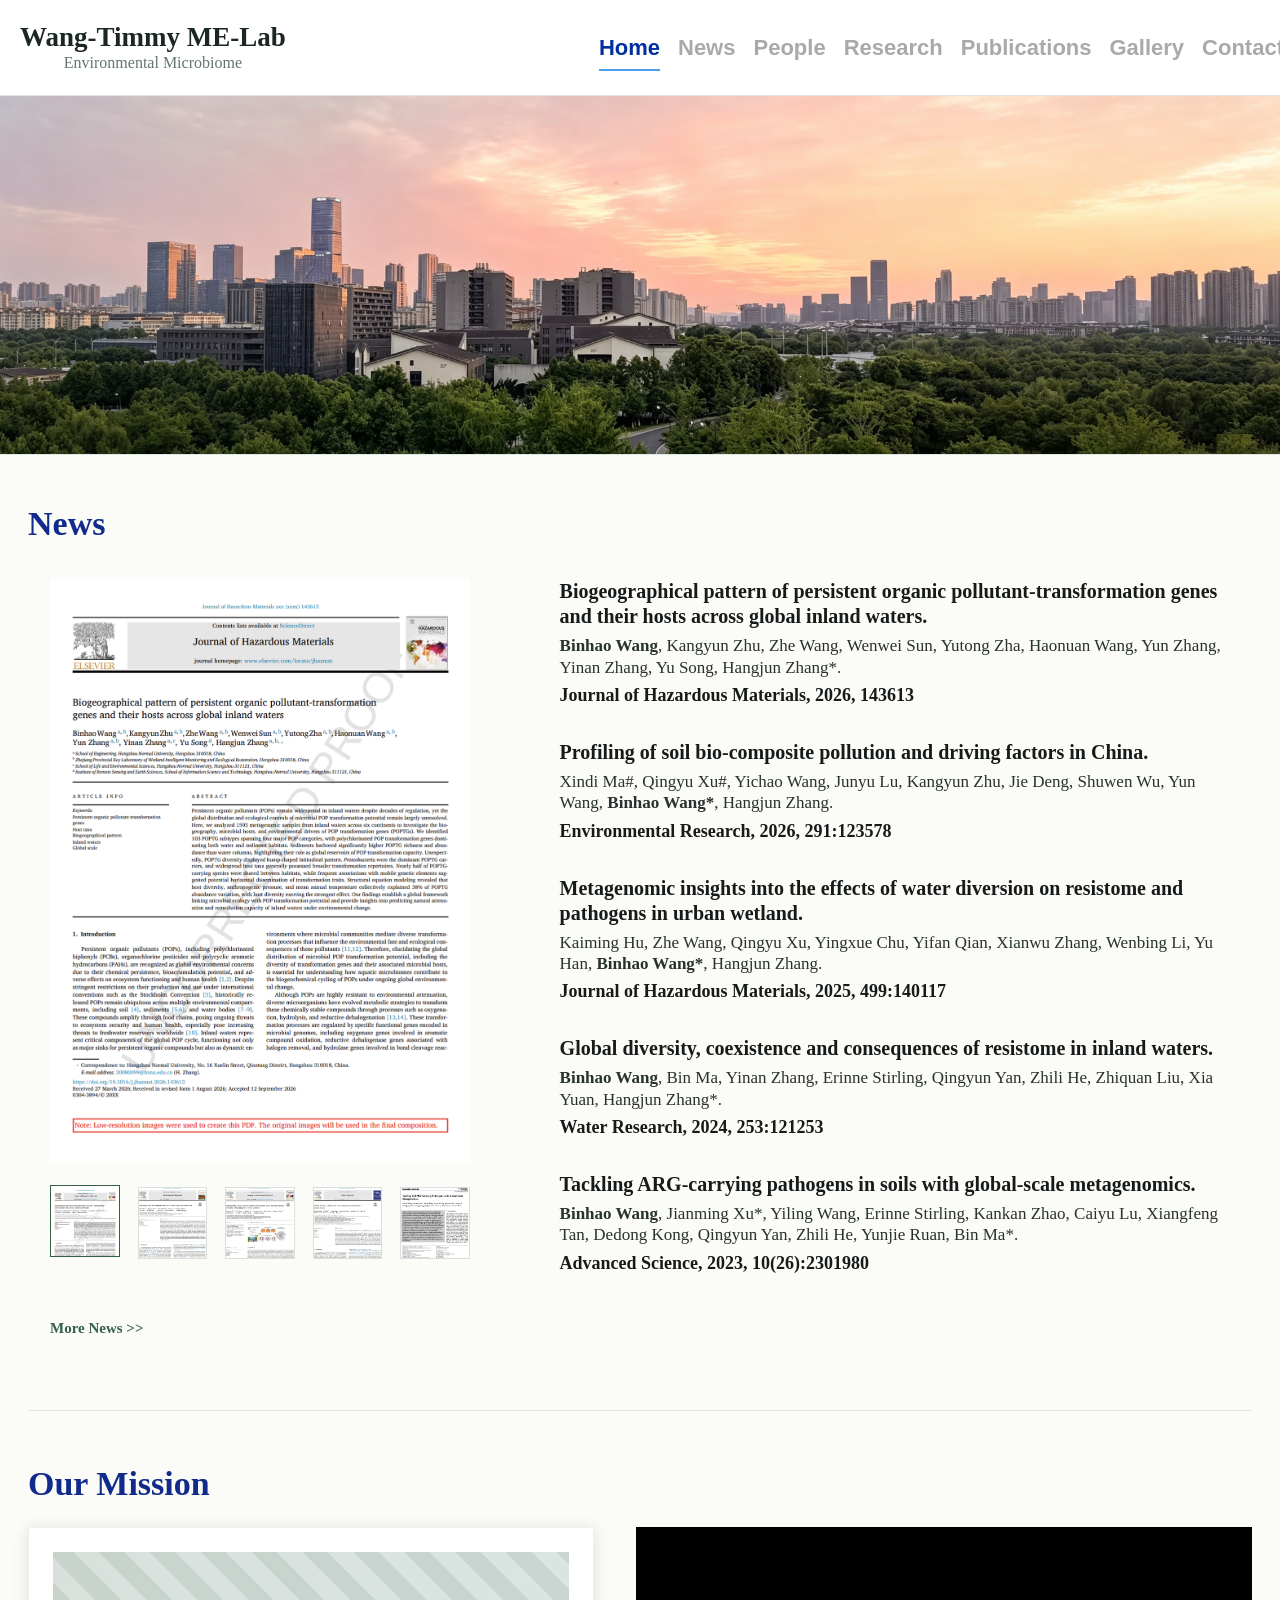
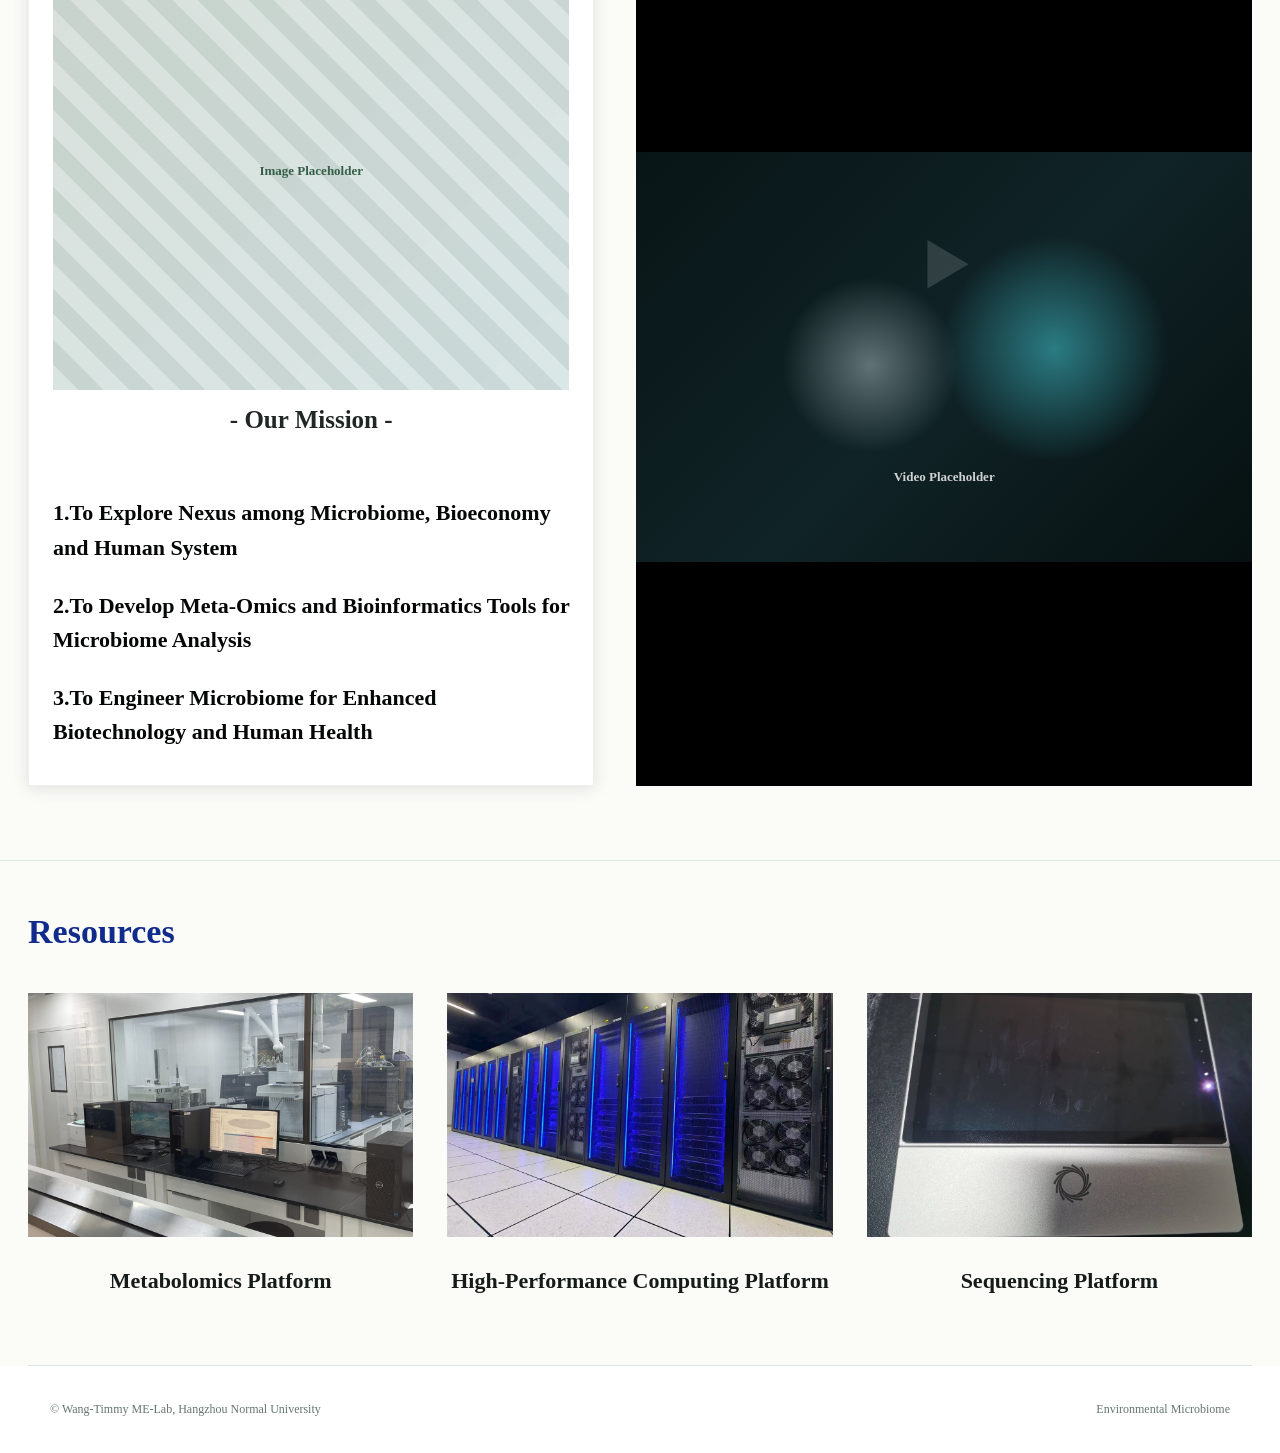
<file: index.html>
﻿<!doctype html>
<html lang="en">
  <head>
    <meta charset="UTF-8" />
    <meta name="viewport" content="width=device-width, initial-scale=1.0" />
    <meta
      name="description"
      content="Wang-Timmy ME-Lab, Environmental Microbiome Laboratory at Hangzhou Normal University."
    />
    <title>Wang-Timmy ME-Lab</title>
    <link rel="stylesheet" href="styles.css" />
  </head>
  <body class="home-page">
    <header class="site-header" data-header>
      <a class="brand" href="index.html" aria-label="Wang-Timmy ME-Lab home">
        <span>
          <strong>Wang-Timmy ME-Lab</strong>
          <small>Environmental Microbiome</small>
        </span>
      </a>

      <button class="nav-toggle" type="button" aria-label="Open navigation" aria-expanded="false" data-nav-toggle>
        <span></span><span></span><span></span>
      </button>

      <nav class="main-nav" aria-label="Primary navigation" data-nav>
        <a class="is-active" href="index.html">Home</a>
        <a href="news.html">News</a>
        <a href="people.html">People</a>
        <a href="research.html">Research</a>
        <a href="publications.html">Publications</a>
        <a href="gallery.html">Gallery</a>
        <a href="contact.html">Contact</a>
      </nav>
    </header>

    <main>
      <section class="home-hero" aria-label="City and campus panorama">
        <img src="assets/home-city-panorama.png" alt="A panoramic city skyline at sunset with campus buildings and green landscape" />
      </section>

      <section class="home-section news-section" id="news">
        <h1 class="news-heading">News</h1>
        <div class="news-feature-layout">
          <section class="paper-carousel" aria-label="Featured paper covers">
            <div class="paper-stage" data-carousel-stage>
              <article class="paper-slide is-active" data-carousel-slide>
                <img
                  src="assets/paper-jhm-2026-cropped.png"
                  alt="First page of the Journal of Hazardous Materials article on biogeographical patterns of persistent organic pollutant-transformation genes across global inland waters"
                />
              </article>

              <article class="paper-slide" data-carousel-slide>
                <img
                  src="assets/paper-environmental-research-2026-cropped.png"
                  alt="First page of the Environmental Research article on soil bio-composite pollution in China"
                />
              </article>
              <article class="paper-slide" data-carousel-slide>
                <img
                  src="assets/paper-jhm-2025-cropped.png"
                  alt="First page of the Journal of Hazardous Materials article on water replenishment, resistome, and pathogens in urban wetland"
                />
              </article>
              <article class="paper-slide" data-carousel-slide>
                <img
                  src="assets/paper-water-research-2024-cropped.png"
                  alt="First page of the Water Research article on resistome in inland waters"
                />
              </article>
              <article class="paper-slide" data-carousel-slide>
                <img
                  src="assets/paper-advanced-science-2023-cropped.png"
                  alt="First page of the Advanced Science article on soil ARG-carrying pathogens"
                />
              </article>
            </div>
            <div class="paper-thumbs" aria-label="Paper cover thumbnails">
              <button class="is-active" type="button" data-carousel-dot aria-label="Show paper cover 1">
                <img src="assets/paper-jhm-2026-cropped.png" alt="" />
              </button>

              <button type="button" data-carousel-dot aria-label="Show paper cover 2">
                <img src="assets/paper-environmental-research-2026-cropped.png" alt="" />
              </button>
              <button type="button" data-carousel-dot aria-label="Show paper cover 3">
                <img src="assets/paper-jhm-2025-cropped.png" alt="" />
              </button>
              <button type="button" data-carousel-dot aria-label="Show paper cover 4">
                <img src="assets/paper-water-research-2024-cropped.png" alt="" />
              </button>
              <button type="button" data-carousel-dot aria-label="Show paper cover 5">
                <img src="assets/paper-advanced-science-2023-cropped.png" alt="" />
              </button>
            </div>
          </section>

          <section class="news-list" aria-label="Featured publications">
            <article class="news-row">
              <a href="publications.html">
                <h3>Biogeographical pattern of persistent organic pollutant-transformation genes and their hosts across global inland waters.</h3>
                <p>
                  <strong>Binhao Wang</strong>, Kangyun Zhu, Zhe Wang, Wenwei Sun, Yutong Zha, Haonuan Wang, Yun Zhang, Yinan Zhang, Yu Song,
                  Hangjun Zhang*.
                </p>
              </a>
              <time datetime="2026">Journal of Hazardous Materials, 2026, 143613</time>
            </article>

            <article class="news-row">
              <a href="publications.html">
                <h3>Profiling of soil bio-composite pollution and driving factors in China.</h3>
                <p>
                  Xindi Ma#, Qingyu Xu#, Yichao Wang, Junyu Lu, Kangyun Zhu, Jie Deng, Shuwen Wu, Yun Wang,
                  <strong>Binhao Wang*</strong>, Hangjun Zhang.
                </p>
              </a>
              <time datetime="2026">Environmental Research, 2026, 291:123578</time>
            </article>
            <article class="news-row">
              <a href="publications.html">
                <h3>Metagenomic insights into the effects of water diversion on resistome and pathogens in urban wetland.</h3>
                <p>
                  Kaiming Hu, Zhe Wang, Qingyu Xu, Yingxue Chu, Yifan Qian, Xianwu Zhang, Wenbing Li, Yu Han,
                  <strong>Binhao Wang*</strong>, Hangjun Zhang.
                </p>
              </a>
              <time datetime="2025">Journal of Hazardous Materials, 2025, 499:140117</time>
            </article>
            <article class="news-row">
              <a href="publications.html">
                <h3>Global diversity, coexistence and consequences of resistome in inland waters.</h3>
                <p>
                  <strong>Binhao Wang</strong>, Bin Ma, Yinan Zhang, Erinne Stirling, Qingyun Yan, Zhili He,
                  Zhiquan Liu, Xia Yuan, Hangjun Zhang*.
                </p>
              </a>
              <time datetime="2024">Water Research, 2024, 253:121253</time>
            </article>
            <article class="news-row">
              <a href="publications.html">
                <h3>Tackling ARG-carrying pathogens in soils with global-scale metagenomics.</h3>
                <p>
                  <strong>Binhao Wang</strong>, Jianming Xu*, Yiling Wang, Erinne Stirling, Kankan Zhao, Caiyu Lu,
                  Xiangfeng Tan, Dedong Kong, Qingyun Yan, Zhili He, Yunjie Ruan, Bin Ma*.
                </p>
              </a>
              <time datetime="2023">Advanced Science, 2023, 10(26):2301980</time>
            </article>
          </section>
        </div>
        <a class="more-link" href="news.html">More News &gt;&gt;</a>
      </section>

      <section class="home-section mission-section" id="mission">
        <h2 class="mission-heading">Our Mission</h2>
        <div class="mission-layout">
          <article class="mission-card">
            <div class="mission-image-placeholder" aria-label="Lab group photo placeholder">
              <span>Image Placeholder</span>
            </div>
            <h3>- Our Mission -</h3>
            <ol class="mission-list">
              <li>To Explore Nexus among Microbiome, Bioeconomy and Human System</li>
              <li>To Develop Meta-Omics and Bioinformatics Tools for Microbiome Analysis</li>
              <li>To Engineer Microbiome for Enhanced Biotechnology and Human Health</li>
            </ol>
          </article>
          <aside class="mission-video-placeholder" aria-label="Mission video placeholder">
            <div>
              <span>Video Placeholder</span>
            </div>
          </aside>
        </div>
      </section>

      <section class="home-section resources-section" id="resources">
        <h2 class="resources-heading">Resources</h2>
        <div class="resource-grid">
          <article class="resource-card">
            <img src="assets/resource-metabolomics-platform.png" alt="Metabolomics Platform" />
            <h3>Metabolomics Platform</h3>
          </article>
          <article class="resource-card">
            <img src="assets/resource-hpc-platform.png" alt="High-Performance Computing Platform" />
            <h3>High-Performance Computing Platform</h3>
          </article>
          <article class="resource-card">
            <img src="assets/resource-sequencing-platform.png" alt="Sequencing Platform" />
            <h3>Sequencing Platform</h3>
          </article>
        </div>
      </section>
    </main>

    <footer class="site-footer">
      <p>&copy; Wang-Timmy ME-Lab, Hangzhou Normal University</p>
      <p>Environmental Microbiome</p>
    </footer>

    <script src="script.js"></script>
  </body>
</html>
</file>
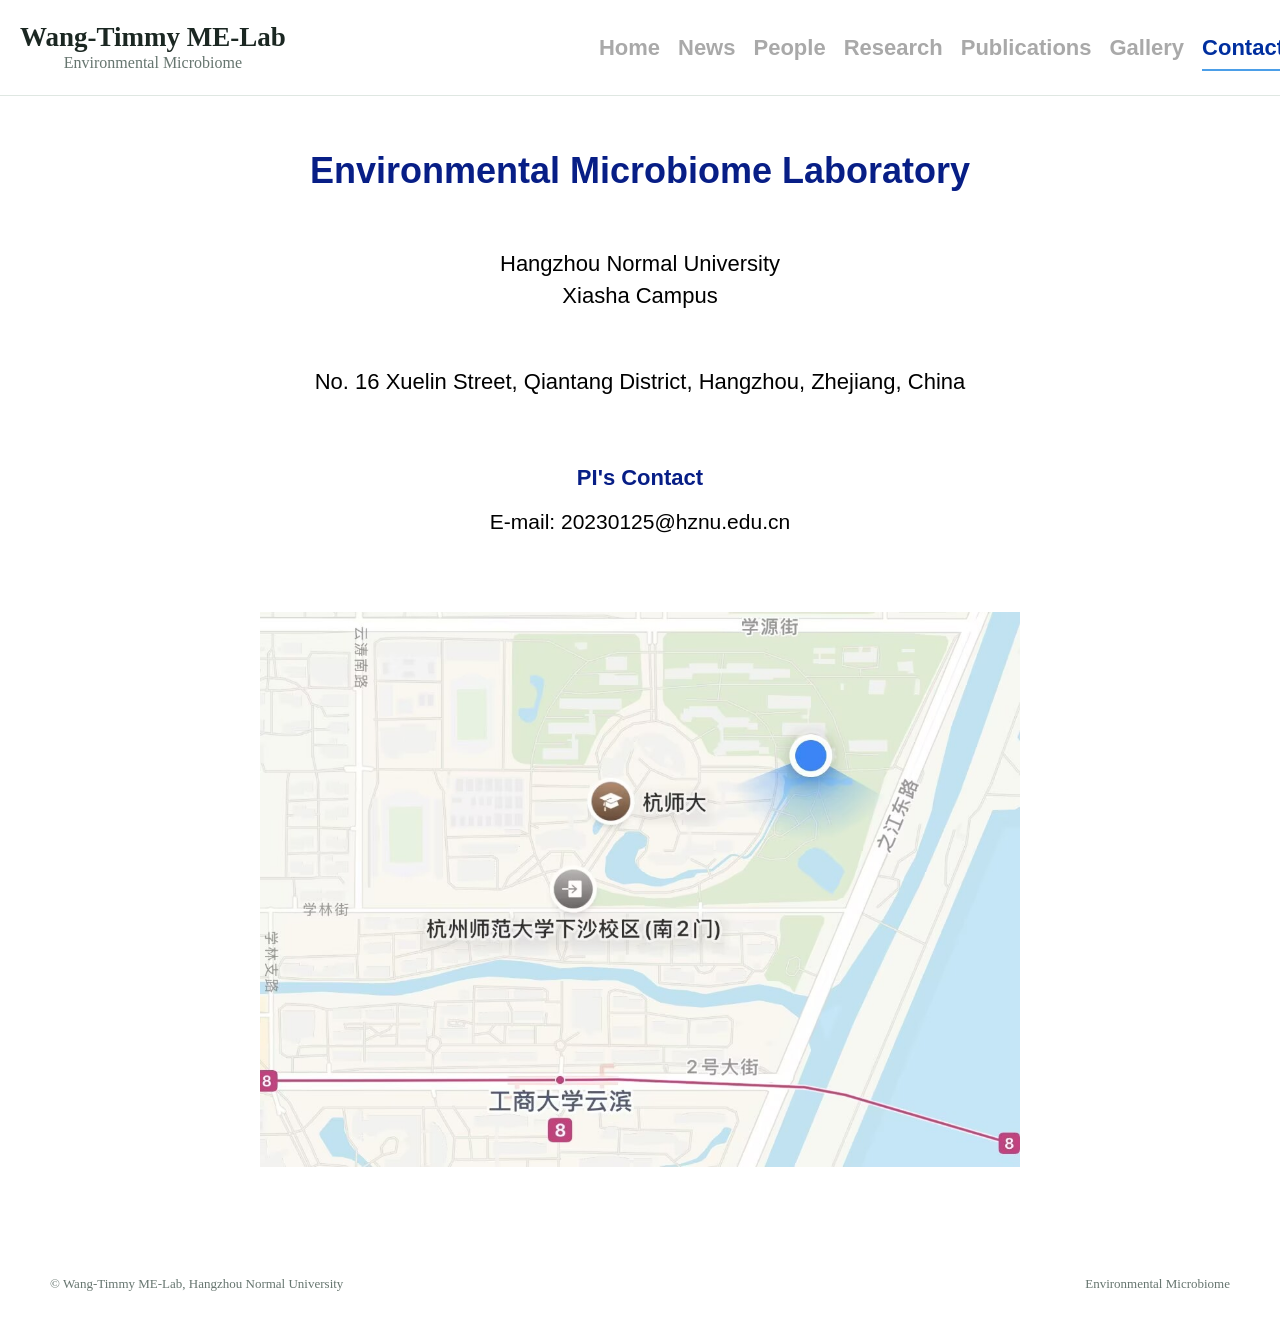
<file: contact.html>
<!doctype html>
<html lang="en">
  <head>
    <meta charset="UTF-8" />
    <meta name="viewport" content="width=device-width, initial-scale=1.0" />
    <meta
      name="description"
      content="Contact Wang-Timmy ME-Lab at Hangzhou Normal University, Xiasha Campus."
    />
    <title>Contact | Wang-Timmy ME-Lab</title>
    <link rel="stylesheet" href="styles.css" />
  </head>
  <body>
    <header class="site-header" data-header>
      <a class="brand" href="index.html" aria-label="Wang-Timmy ME-Lab home">
        <span>
          <strong>Wang-Timmy ME-Lab</strong>
          <small>Environmental Microbiome</small>
        </span>
      </a>

      <button class="nav-toggle" type="button" aria-label="Open navigation" aria-expanded="false" data-nav-toggle>
        <span></span><span></span><span></span>
      </button>

      <nav class="main-nav" aria-label="Primary navigation" data-nav>
        <a href="index.html">Home</a>
        <a href="news.html">News</a>
        <a href="people.html">People</a>
        <a href="research.html">Research</a>
        <a href="publications.html">Publications</a>
        <a href="gallery.html">Gallery</a>
        <a href="contact.html">Contact</a>
      </nav>
    </header>

    <main class="contact-page">
      <section class="contact-panel" aria-labelledby="contact-title">
        <h1 id="contact-title">Environmental Microbiome Laboratory</h1>

        <div class="contact-affiliation">
          <p>Hangzhou Normal University</p>
          <p>Xiasha Campus</p>
        </div>

        <div class="contact-address">
          <p>No. 16 Xuelin Street, Qiantang District, Hangzhou, Zhejiang, China</p>
        </div>

        <div class="contact-email">
          <h2>PI's Contact</h2>
          <p>E-mail: <a href="mailto:20230125@hznu.edu.cn">20230125@hznu.edu.cn</a></p>
        </div>

        <figure class="contact-map">
          <img
            src="assets/contact-map.png"
            alt="Map showing Hangzhou Normal University Xiasha Campus near Xuelin Street"
          />
        </figure>
      </section>
    </main>

    <footer class="site-footer">
      <p>&copy; Wang-Timmy ME-Lab, Hangzhou Normal University</p>
      <p>Environmental Microbiome</p>
    </footer>

    <script src="script.js"></script>
  </body>
</html>
</file>
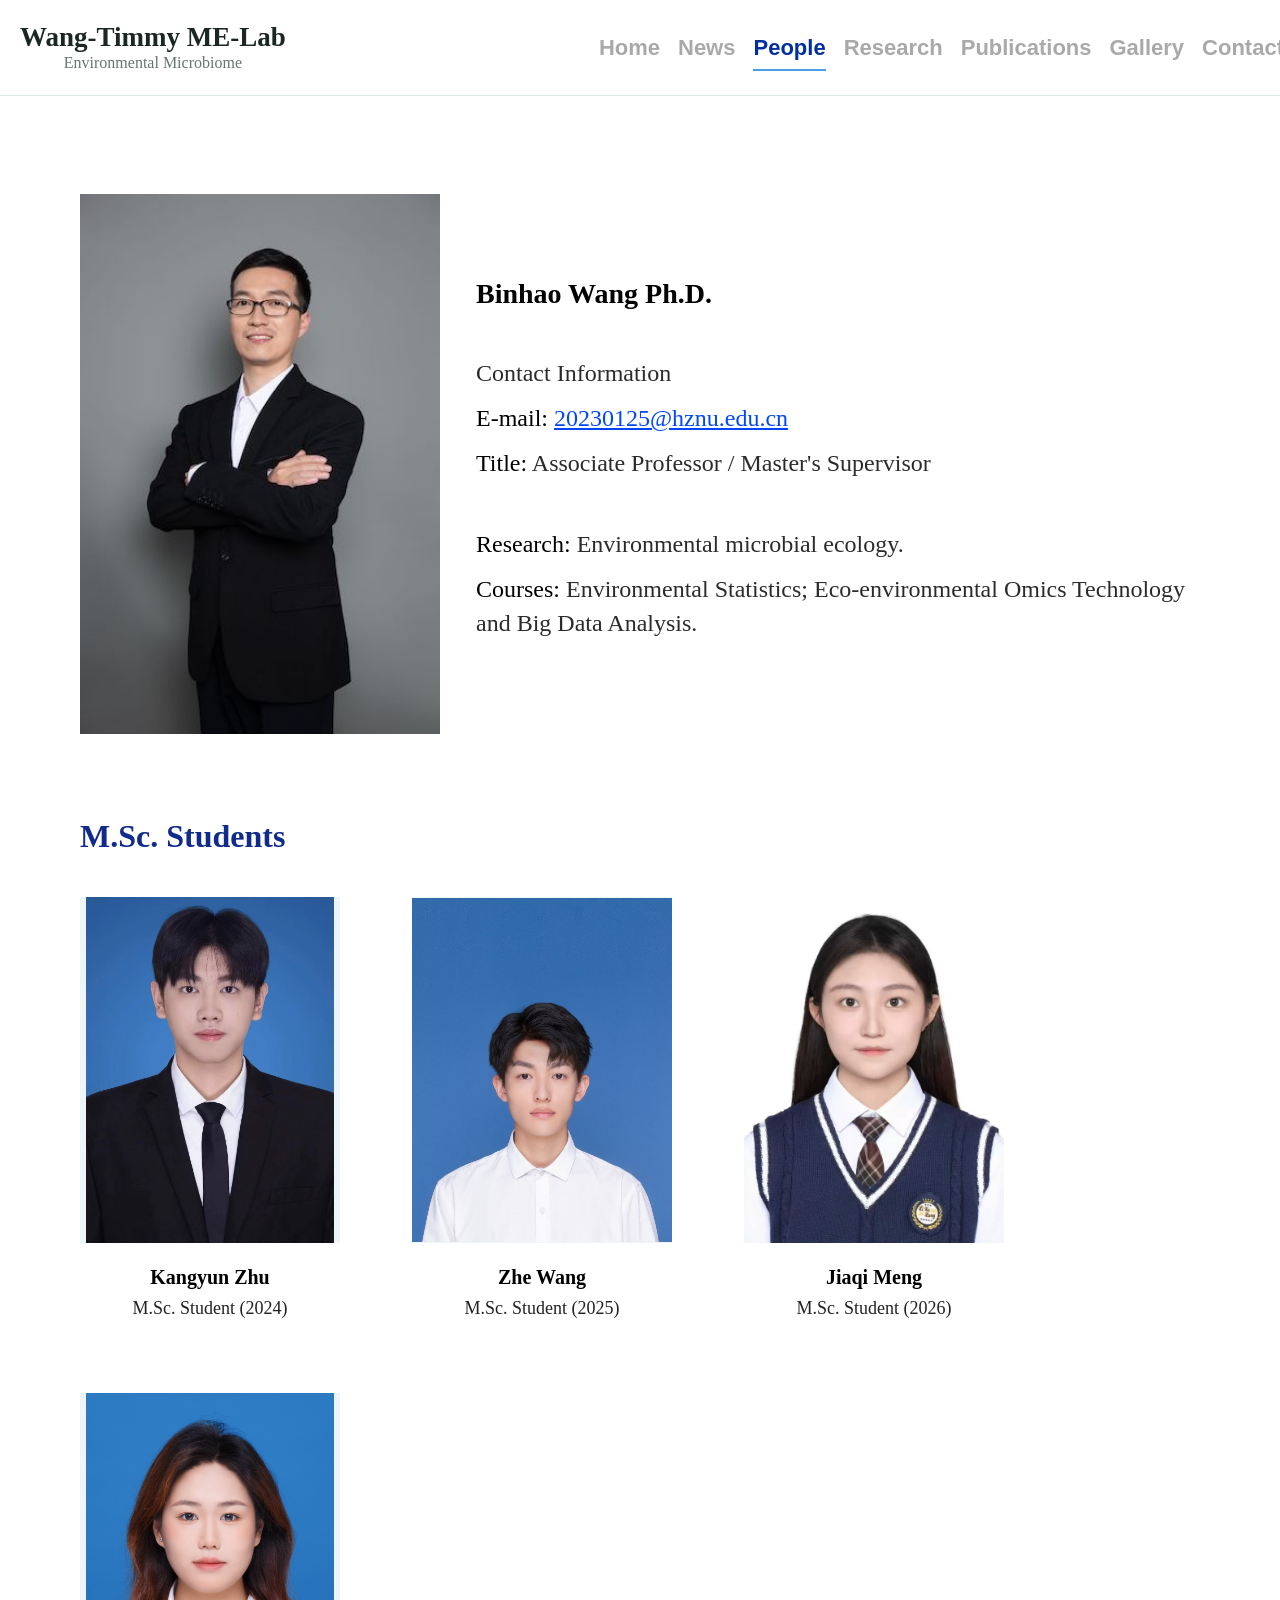
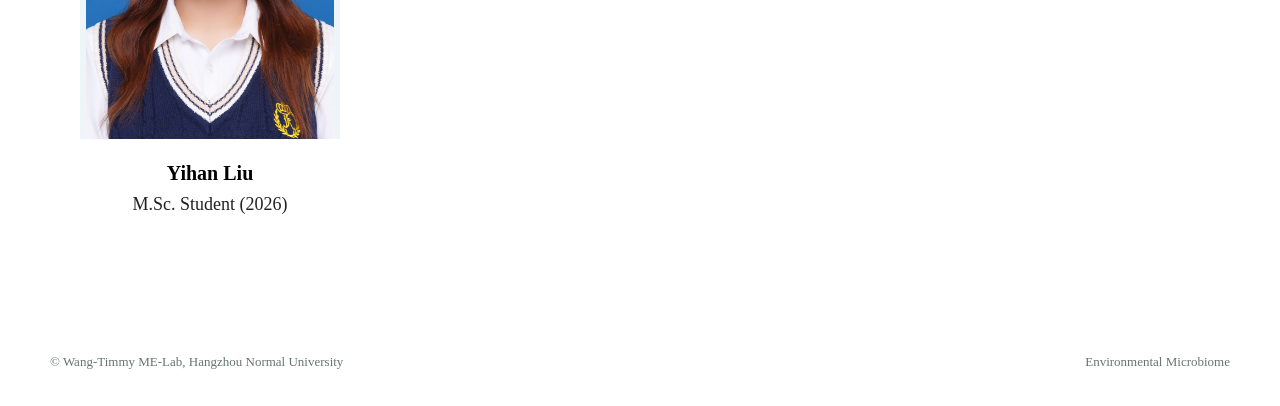
<file: people.html>
﻿<!doctype html>
<html lang="en">
  <head>
    <meta charset="UTF-8" />
    <meta name="viewport" content="width=device-width, initial-scale=1.0" />
    <meta
      name="description"
      content="People at Wang-Timmy ME-Lab, Environmental Microbiome."
    />
    <title>People | Wang-Timmy ME-Lab</title>
    <link rel="stylesheet" href="styles.css" />
  </head>
  <body>
    <header class="site-header" data-header>
      <a class="brand" href="index.html" aria-label="Wang-Timmy ME-Lab home">
        <span>
          <strong>Wang-Timmy ME-Lab</strong>
          <small>Environmental Microbiome</small>
        </span>
      </a>

      <button class="nav-toggle" type="button" aria-label="Open navigation" aria-expanded="false" data-nav-toggle>
        <span></span><span></span><span></span>
      </button>

      <nav class="main-nav" aria-label="Primary navigation" data-nav>
        <a href="index.html">Home</a>
        <a href="news.html">News</a>
        <a href="people.html">People</a>
        <a href="research.html">Research</a>
        <a href="publications.html">Publications</a>
        <a href="gallery.html">Gallery</a>
        <a href="contact.html">Contact</a>
      </nav>
    </header>

    <main class="people-page">
      <section class="pi-profile" aria-label="Principal investigator profile">
        <div class="pi-photo-panel">
          <img src="assets/pi-wang-binhao.png" alt="Portrait of Binhao Wang" />
        </div>

        <div class="pi-copy">
          <h1>Binhao Wang Ph.D.</h1>

          <div class="pi-contact-block">
            <p>Contact Information</p>
            <p><strong>E-mail:</strong> <a href="mailto:20230125@hznu.edu.cn">20230125@hznu.edu.cn</a></p>
            <p><strong>Title:</strong> Associate Professor / Master's Supervisor</p>
          </div>

          <div class="pi-contact-block">
            <p><strong>Research:</strong> Environmental microbial ecology.</p>
            <p><strong>Courses:</strong> Environmental Statistics; Eco-environmental Omics Technology and Big Data Analysis.</p>
          </div>
        </div>
      </section>

      <section class="student-section" aria-labelledby="msc-students">
        <h2 id="msc-students">M.Sc. Students</h2>

        <div class="student-grid">
          <article class="student-card">
            <div class="student-photo">
              <img src="assets/kangyun-zhu-portrait.png" alt="Portrait of Kangyun Zhu" />
            </div>
            <h3>Kangyun Zhu</h3>
            <p>M.Sc. Student (2024)</p>
          </article>

          <article class="student-card">
            <div class="student-photo">
              <img src="assets/zhe-wang-portrait.png" alt="Portrait of Zhe Wang" />
            </div>
            <h3>Zhe Wang</h3>
            <p>M.Sc. Student (2025)</p>
          </article>

          <article class="student-card">
            <div class="student-photo">
              <img src="assets/jiaqi-meng-portrait.png" alt="Portrait of Jiaqi Meng" />
            </div>
            <h3>Jiaqi Meng</h3>
            <p>M.Sc. Student (2026)</p>
          </article>

          <article class="student-card">
            <div class="student-photo">
              <img src="assets/yihan-liu-portrait.png" alt="Portrait of Yihan Liu" />
            </div>
            <h3>Yihan Liu</h3>
            <p>M.Sc. Student (2026)</p>
          </article>
        </div>
      </section>
    </main>

    <footer class="site-footer">
      <p>&copy; Wang-Timmy ME-Lab, Hangzhou Normal University</p>
      <p>Environmental Microbiome</p>
    </footer>

    <script src="script.js"></script>
  </body>
</html>
</file>
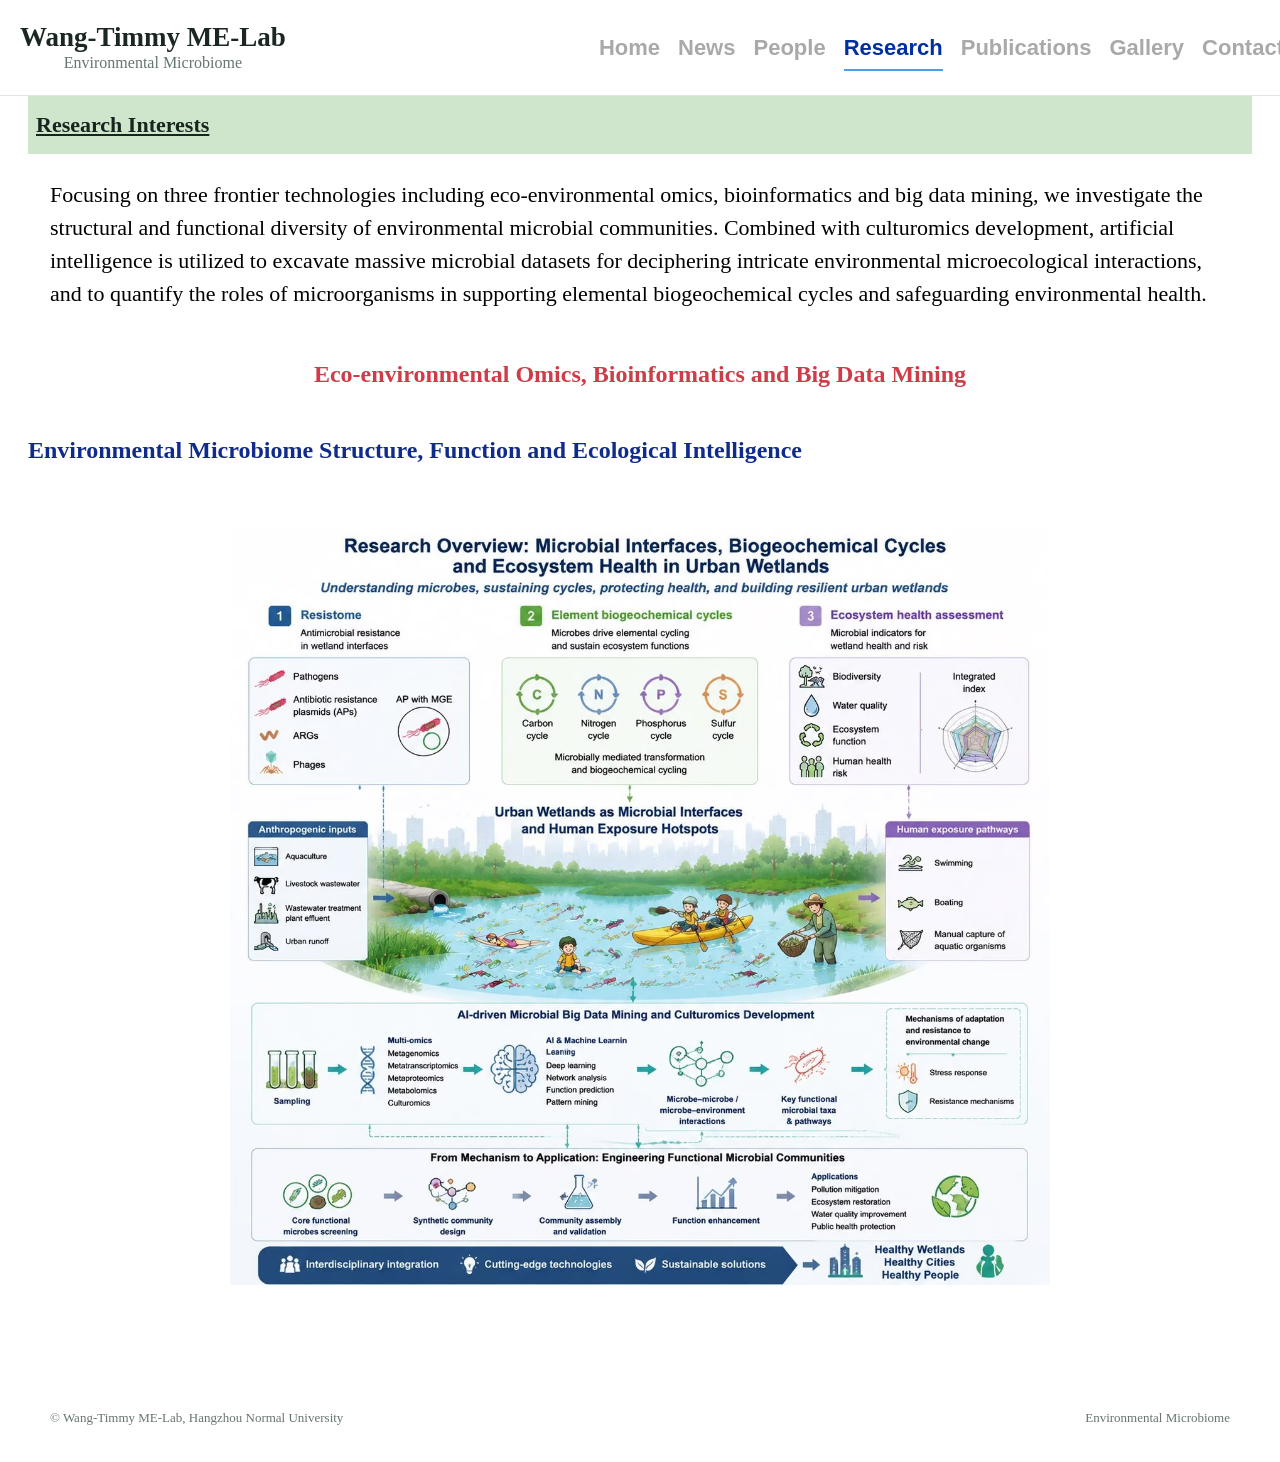
<file: research.html>
﻿<!doctype html>
<html lang="en">
  <head>
    <meta charset="UTF-8" />
    <meta name="viewport" content="width=device-width, initial-scale=1.0" />
    <meta
      name="description"
      content="Research interests at Wang-Timmy ME-Lab, Environmental Microbiome."
    />
    <title>Research | Wang-Timmy ME-Lab</title>
    <link rel="stylesheet" href="styles.css" />
  </head>
  <body>
    <header class="site-header" data-header>
      <a class="brand" href="index.html" aria-label="Wang-Timmy ME-Lab home">
        <span>
          <strong>Wang-Timmy ME-Lab</strong>
          <small>Environmental Microbiome</small>
        </span>
      </a>

      <button class="nav-toggle" type="button" aria-label="Open navigation" aria-expanded="false" data-nav-toggle>
        <span></span><span></span><span></span>
      </button>

      <nav class="main-nav" aria-label="Primary navigation" data-nav>
        <a href="index.html">Home</a>
        <a href="news.html">News</a>
        <a href="people.html">People</a>
        <a href="research.html">Research</a>
        <a href="publications.html">Publications</a>
        <a href="gallery.html">Gallery</a>
        <a href="contact.html">Contact</a>
      </nav>
    </header>

    <main class="research-page">
      <section class="research-intro" aria-labelledby="research-interests">
        <div class="research-bar">
          <h1 id="research-interests">Research Interests</h1>
        </div>

        <div class="research-intro-copy">
          <p>
            Focusing on three frontier technologies including eco-environmental omics, bioinformatics and big data
            mining, we investigate the structural and functional diversity of environmental microbial communities.
            Combined with culturomics development, artificial intelligence is utilized to excavate massive microbial
            datasets for deciphering intricate environmental microecological interactions, and to quantify the roles
            of microorganisms in supporting elemental biogeochemical cycles and safeguarding environmental health.
          </p>
        </div>
      </section>

      <section class="research-topic" aria-labelledby="aquatic-function">
        <p class="research-domain-title">Eco-environmental Omics, Bioinformatics and Big Data Mining</p>
        <h2 id="aquatic-function">Environmental Microbiome Structure, Function and Ecological Intelligence</h2>

        <figure class="research-figure">
          <img
            src="assets/research-frontier-technologies.png"
            alt="Research framework for eco-environmental omics, bioinformatics, big data mining, culturomics, and artificial intelligence"
          />
        </figure>
      </section>
    </main>

    <footer class="site-footer">
      <p>&copy; Wang-Timmy ME-Lab, Hangzhou Normal University</p>
      <p>Environmental Microbiome</p>
    </footer>

    <script src="script.js"></script>
  </body>
</html>
</file>
<file: styles.css>
:root {
  --ink: #1b2722;
  --muted: #66756f;
  --line: #dfe7e2;
  --paper: #fbfbf8;
  --white: #ffffff;
  --soft: #eef5f1;
  --moss: #355f47;
  --moss-light: #6c927b;
  --water: #267d8f;
  --gold: #b98731;
  --max: 1180px;
  --shadow: 0 18px 50px rgba(27, 39, 34, 0.1);
}

* {
  box-sizing: border-box;
}

[hidden] {
  display: none !important;
}

html {
  scroll-behavior: smooth;
}

body {
  margin: 0;
  color: var(--ink);
  background: var(--paper);
  font-family: Georgia, "Times New Roman", serif;
  line-height: 1.62;
}

body.nav-open {
  overflow: hidden;
}

body.lightbox-open {
  overflow: hidden;
}

img {
  display: block;
  max-width: 100%;
}

a {
  color: inherit;
  text-decoration: none;
}

.site-header {
  position: relative;
  z-index: 10;
  display: flex;
  align-items: center;
  justify-content: space-between;
  min-height: 96px;
  padding: 18px max(20px, calc((100vw - 1320px) / 2));
  background: rgba(255, 255, 255, 0.96);
  border-bottom: 1px solid var(--line);
  transition: box-shadow 180ms ease;
}

.site-header.is-scrolled {
  box-shadow: var(--shadow);
}

.brand {
  display: inline-flex;
  align-items: center;
  min-width: 430px;
}

.brand span {
  display: inline-block;
  text-align: center;
}

.brand strong,
.brand small {
  display: block;
}

.brand strong {
  font-size: 27px;
  line-height: 1.15;
}

.brand small {
  color: var(--muted);
  font-size: 16px;
  line-height: 1.25;
}

.main-nav {
  display: flex;
  align-items: center;
  justify-content: flex-end;
  gap: 18px;
  font-family: "Segoe UI", "Helvetica Neue", Arial, sans-serif;
  font-size: 22px;
  font-weight: 700;
  margin-left: auto;
  transform: translateX(24px);
}

.main-nav a {
  position: relative;
  padding: 8px 0;
  color: #a9a9a9;
}

.main-nav a::after {
  position: absolute;
  left: 0;
  bottom: 2px;
  width: 0;
  height: 2px;
  content: "";
  background: #4b9ee8;
  transition: width 160ms ease;
}

.main-nav a:hover,
.main-nav a.is-active {
  color: #002f9f;
}

.main-nav a:hover::after,
.main-nav a.is-active::after {
  width: 100%;
}

.nav-toggle {
  display: none;
  width: 42px;
  height: 42px;
  padding: 0;
  border: 1px solid var(--line);
  border-radius: 4px;
  background: var(--white);
}

.nav-toggle span {
  display: block;
  width: 20px;
  height: 2px;
  margin: 5px auto;
  background: var(--ink);
}

.home-hero {
  width: 100%;
  background: #dcefe8;
  border-bottom: 1px solid var(--line);
}

.home-hero img {
  width: 100%;
  height: clamp(260px, 28vw, 450px);
  object-fit: cover;
  object-position: center center;
}

.section-kicker {
  margin: 0 0 12px;
  color: var(--gold);
  font-size: 12px;
  font-weight: 700;
  letter-spacing: 0.02em;
  text-transform: uppercase;
}

.home-section {
  width: min(var(--max), calc(100% - 56px));
  margin: 0 auto;
  padding: 70px 0;
  border-bottom: 1px solid var(--line);
}

.news-section {
  width: min(1480px, calc(100% - 56px));
  padding-top: 52px;
}

.news-heading {
  margin: 0 0 38px;
  color: #102b8c;
  font-family: Georgia, "Times New Roman", serif;
  font-size: 46px;
  font-weight: 700;
  line-height: 1;
}

.news-feature-layout {
  display: grid;
  grid-template-columns: minmax(320px, 420px) minmax(560px, 1fr);
  gap: clamp(46px, 7vw, 110px);
  align-items: start;
  max-width: 1180px;
  margin: 0 auto;
}

.paper-carousel {
  min-width: 0;
}

.paper-stage {
  position: relative;
  aspect-ratio: 0.72;
  min-height: 0;
  overflow: hidden;
  background: var(--white);
  border: 0;
}

.paper-slide {
  position: absolute;
  inset: 0;
  opacity: 0;
  transition: opacity 260ms ease;
}

.paper-slide.is-active {
  opacity: 1;
}

.paper-slide img {
  width: 100%;
  height: 100%;
  object-fit: contain;
  object-position: top center;
  background: var(--white);
}

.paper-cover-placeholder {
  display: grid;
  align-content: start;
  height: 100%;
  padding: 34px;
  background:
    linear-gradient(#dd4938 0 7px, transparent 7px),
    linear-gradient(180deg, #ffffff, #f6f6f3);
  border: 1px solid #f0f0ed;
}

.paper-cover-placeholder span {
  display: block;
  margin-top: 14px;
  color: #111;
  font-family: Georgia, "Times New Roman", serif;
  font-size: 27px;
  font-weight: 700;
  letter-spacing: -0.02em;
}

.paper-cover-placeholder strong {
  display: block;
  max-width: 600px;
  margin-top: 72px;
  color: #111;
  font-size: clamp(32px, 3.5vw, 54px);
  line-height: 1.07;
}

.paper-cover-placeholder small {
  align-self: end;
  margin-top: auto;
  color: #8b9691;
  font-size: 14px;
}

.paper-thumbs {
  display: grid;
  grid-template-columns: repeat(5, 1fr);
  gap: 18px;
  margin-top: 24px;
}

.paper-thumbs button {
  height: 72px;
  padding: 0;
  cursor: pointer;
  overflow: hidden;
  background: var(--white);
  border: 1px solid #d8e0db;
  transition: border-color 160ms ease, transform 160ms ease;
}

.paper-thumbs button img {
  width: 100%;
  height: 100%;
  object-fit: cover;
  object-position: top center;
}

.paper-thumbs button:hover,
.paper-thumbs button.is-active {
  border-color: var(--moss);
  transform: translateY(-2px);
}

.section-title {
  display: grid;
  grid-template-columns: 260px 1fr;
  gap: 56px;
  align-items: start;
}

.section-title h2 {
  margin: 0;
  font-size: clamp(32px, 3.6vw, 50px);
  font-weight: 500;
  line-height: 1.08;
}

.news-list {
  margin-top: 0;
  border-top: 0;
}

.news-row {
  display: block;
  padding: 0 0 30px;
  border-bottom: 0;
}

.news-row h3 {
  margin: 0 0 6px;
  color: #161b1a;
  font-family: Georgia, "Times New Roman", serif;
  font-size: 23px;
  font-weight: 700;
  line-height: 1.25;
  transition: color 160ms ease;
}

.news-row p {
  max-width: 760px;
  margin: 0;
  color: #28322e;
  font-size: 20px;
  line-height: 1.25;
}

.news-row time {
  display: block;
  margin-top: 3px;
  color: #161b1a;
  font-size: 21px;
  font-weight: 700;
  text-align: left;
}

.news-row:hover h3 {
  color: var(--moss);
}

.more-link {
  display: inline-flex;
  margin-top: 8px;
  color: var(--moss);
  font-weight: 700;
}

.mission-section {
  width: 100%;
  max-width: none;
  padding: 56px max(28px, calc((100vw - 1480px) / 2)) 74px;
  background: var(--paper);
}

.mission-heading {
  margin: 0 0 26px;
  color: #102b8c;
  font-family: Georgia, "Times New Roman", serif;
  font-size: 46px;
  font-weight: 700;
  line-height: 1;
}

.mission-layout {
  display: grid;
  grid-template-columns: minmax(440px, 0.92fr) minmax(520px, 1fr);
  gap: 42px;
  align-items: stretch;
}

.mission-card {
  padding: 24px 24px 36px;
  background: var(--white);
  border: 1px solid #edf0ed;
  box-shadow: 0 2px 16px rgba(27, 39, 34, 0.12);
}

.mission-image-placeholder {
  display: grid;
  place-items: center;
  min-height: 438px;
  background:
    linear-gradient(135deg, rgba(53, 95, 71, 0.14), rgba(38, 125, 143, 0.12)),
    repeating-linear-gradient(45deg, rgba(255, 255, 255, 0.72) 0 18px, rgba(255, 255, 255, 0.22) 18px 36px),
    #d7ded9;
}

.mission-image-placeholder span {
  color: var(--moss);
  font-size: 15px;
  font-weight: 700;
}

.mission-card h3 {
  margin: 10px 0 56px;
  color: #202725;
  font-size: 30px;
  font-weight: 700;
  text-align: center;
}

.mission-list {
  display: grid;
  gap: 24px;
  margin: 0;
  padding: 0;
  list-style: none;
  counter-reset: mission;
}

.mission-list li {
  counter-increment: mission;
  color: #050706;
  font-family: Georgia, "Times New Roman", serif;
  font-size: 26px;
  font-weight: 700;
  line-height: 1.55;
}

.mission-list li::before {
  content: counter(mission) ".";
}

.mission-video-placeholder {
  display: grid;
  min-height: 680px;
  background: #000;
}

.mission-video-placeholder div {
  display: grid;
  place-items: center;
  align-self: center;
  min-height: 410px;
  background:
    radial-gradient(circle at 68% 48%, rgba(60, 180, 190, 0.62), transparent 24%),
    radial-gradient(circle at 38% 52%, rgba(230, 245, 250, 0.38), transparent 20%),
    linear-gradient(135deg, #081516, #102326 52%, #061010);
}

.mission-video-placeholder span {
  color: rgba(255, 255, 255, 0.8);
  font-size: 17px;
  font-weight: 700;
}

.mission-video-placeholder div::before {
  width: 76px;
  height: 76px;
  margin-bottom: 14px;
  content: "";
  background: rgba(255, 255, 255, 0.14);
  clip-path: polygon(28% 18%, 28% 82%, 82% 50%);
}

.resources-section {
  width: min(1480px, calc(100% - 56px));
  padding-top: 54px;
}

.resources-heading {
  margin: 0 0 44px;
  color: #102b8c;
  font-family: Georgia, "Times New Roman", serif;
  font-size: 46px;
  font-weight: 700;
  line-height: 1;
}

.resource-grid {
  display: grid;
  grid-template-columns: repeat(3, 1fr);
  gap: 34px;
  margin-top: 0;
}

.resource-card {
  background: transparent;
}

.resource-card:hover {
  transform: none;
  box-shadow: none;
}

.resource-card img {
  width: 100%;
  aspect-ratio: 1200 / 760;
  object-fit: cover;
  background: var(--white);
}

.resource-placeholder {
  position: relative;
  height: clamp(210px, 20vw, 330px);
  overflow: hidden;
  background:
    linear-gradient(135deg, rgba(53, 95, 71, 0.16), rgba(38, 125, 143, 0.18)),
    repeating-linear-gradient(45deg, rgba(255, 255, 255, 0.68) 0 18px, rgba(255, 255, 255, 0.22) 18px 36px),
    #d7ded9;
}

.resource-placeholder::after {
  position: absolute;
  inset: 50% auto auto 50%;
  content: "Image Placeholder";
  color: var(--moss);
  font-size: 13px;
  font-weight: 700;
  transform: translate(-50%, -50%);
  white-space: nowrap;
}

.resource-card h3 {
  margin: 30px 0 0;
  color: #151b19;
  font-size: 26px;
  font-weight: 700;
  line-height: 1.25;
  text-align: center;
}

.home-page .main-nav {
  gap: 18px;
  transform: translateX(24px);
}

.home-page .news-heading,
.home-page .mission-heading,
.home-page .resources-heading {
  font-size: 34px;
}

.home-page .news-row h3 {
  font-size: 20px;
}

.home-page .news-row p {
  font-size: 17px;
}

.home-page .news-row time {
  font-size: 18px;
}

.home-page .more-link {
  display: flex;
  width: min(1180px, 100%);
  margin: 8px auto 0;
  font-size: 15px;
}

.home-page .mission-image-placeholder span,
.home-page .mission-video-placeholder span {
  font-size: 13px;
}

.home-page .mission-card h3 {
  font-size: 25px;
}

.home-page .mission-list li {
  font-size: 22px;
}

.home-page .resource-card h3 {
  font-size: 22px;
}

.home-page .site-footer {
  font-size: 12px;
}

.site-footer {
  display: flex;
  justify-content: space-between;
  gap: 24px;
  padding: 34px max(28px, calc((100vw - var(--max)) / 2));
  color: var(--muted);
  background: var(--white);
  font-size: 13px;
}

.site-footer p {
  margin: 0;
}

.news-page {
  width: min(1180px, calc(100% - 64px));
  margin: 0 auto;
  transform: translateX(40px);
  padding: 74px 0 70px;
}

.page-news-heading {
  margin: 0 0 44px;
  color: #102b8c;
  font-family: Georgia, "Times New Roman", serif;
  font-size: 52px;
  font-weight: 700;
  line-height: 1;
}

.news-page-list {
  display: grid;
  gap: 52px;
}

.news-page-item {
  display: grid;
  grid-template-columns: minmax(320px, 460px) minmax(380px, 1fr);
  gap: clamp(36px, 5vw, 82px);
  align-items: center;
}

.news-page-image-placeholder {
  display: grid;
  place-items: center;
  min-height: 420px;
  background:
    linear-gradient(135deg, rgba(53, 95, 71, 0.16), rgba(38, 125, 143, 0.18)),
    repeating-linear-gradient(45deg, rgba(255, 255, 255, 0.68) 0 18px, rgba(255, 255, 255, 0.22) 18px 36px),
    #d7ded9;
}

.news-page-image-placeholder span {
  color: var(--moss);
  font-size: 15px;
  font-weight: 700;
}

.news-photo-carousel {
  position: relative;
  width: min(460px, 100%);
  min-width: 0;
}

.news-photo-stage {
  position: relative;
  aspect-ratio: 900 / 620;
  overflow: hidden;
  background: var(--white);
}

.news-image-button {
  position: absolute;
  inset: 0;
  display: block;
  width: 100%;
  height: 100%;
  padding: 0;
  cursor: zoom-in;
  overflow: hidden;
  background: var(--white);
  border: 0;
  opacity: 0;
  transition: opacity 220ms ease;
}

.news-image-button.is-active {
  opacity: 1;
  z-index: 1;
}

.news-image-button img {
  width: 100%;
  height: 100%;
  aspect-ratio: 900 / 620;
  object-fit: contain;
  background: var(--white);
  transition: transform 180ms ease, filter 180ms ease;
}

.news-image-button:hover img {
  filter: brightness(1.04);
  transform: scale(1.025);
}

.news-photo-nav {
  position: absolute;
  top: 50%;
  z-index: 3;
  display: grid;
  place-items: center;
  width: 38px;
  height: 38px;
  padding: 0;
  cursor: pointer;
  color: var(--white);
  background: rgba(17, 27, 23, 0.56);
  border: 1px solid rgba(255, 255, 255, 0.42);
  font-family: Georgia, "Times New Roman", serif;
  font-size: 26px;
  line-height: 1;
  transform: translateY(-50%);
}

.news-photo-prev {
  left: 12px;
}

.news-photo-next {
  right: 12px;
}

.news-photo-dots {
  display: flex;
  justify-content: center;
  gap: 8px;
  margin-top: 14px;
}

.news-photo-dots button {
  width: 9px;
  height: 9px;
  padding: 0;
  cursor: pointer;
  background: #c7d6cf;
  border: 0;
  border-radius: 50%;
}

.news-photo-dots button.is-active {
  background: var(--moss);
}

.image-lightbox {
  position: fixed;
  inset: 0;
  z-index: 100;
  display: grid;
  place-items: center;
  padding: 48px;
  background: rgba(6, 12, 10, 0.82);
}

.image-lightbox[hidden] {
  display: none;
}

.image-lightbox img {
  max-width: min(1100px, 92vw);
  max-height: 86vh;
  object-fit: contain;
  background: var(--white);
}

.image-lightbox-close {
  position: fixed;
  top: 20px;
  right: 24px;
  width: 44px;
  height: 44px;
  cursor: pointer;
  color: var(--white);
  background: rgba(255, 255, 255, 0.12);
  border: 1px solid rgba(255, 255, 255, 0.36);
  font-size: 34px;
  line-height: 1;
}

.news-page-copy {
  display: grid;
  justify-items: center;
  text-align: center;
}

.news-page-item-compact .news-page-copy {
  align-self: stretch;
  align-content: center;
}

.news-page-item-compact .news-page-copy p {
  margin-top: 0;
}

.news-page-item-compact .news-page-copy time {
  margin-top: 28px;
}

.news-page-copy h2 {
  max-width: 680px;
  margin: 0;
  color: #111;
  font-size: 22px;
  font-weight: 500;
  line-height: 1.35;
}

.news-page-copy p {
  max-width: 600px;
  margin: 44px 0 0;
  color: #111;
  font-size: 20px;
  line-height: 1.35;
}

.news-page-copy time {
  display: block;
  margin-top: 34px;
  color: #111;
  font-size: 20px;
  line-height: 1;
}

.people-page {
  min-height: calc(100vh - 96px);
  padding: 98px max(28px, calc((100vw - 1120px) / 2)) 100px;
  background: var(--white);
}

.pi-profile {
  display: grid;
  grid-template-columns: 360px minmax(420px, 1fr);
  gap: 36px;
  align-items: center;
}

.pi-photo-panel {
  overflow: hidden;
  border-radius: 0;
  box-shadow: none;
}

.pi-photo-panel img {
  width: 100%;
  height: 540px;
  object-fit: cover;
  object-position: center top;
}

.pi-copy {
  min-width: 0;
  color: #222;
}

.pi-copy h1 {
  margin: 0 0 10px;
  color: #000;
  font-family: Georgia, "Times New Roman", serif;
  font-size: 28px;
  font-weight: 700;
  line-height: 1.2;
}

.pi-role {
  margin: 0 0 76px;
  color: #2b2b2b;
  font-size: 28px;
  line-height: 1.3;
}

.pi-contact-block {
  margin-top: 46px;
  color: #2b2b2b;
  font-size: 24px;
  line-height: 1.45;
}

.pi-contact-block p {
  margin: 0 0 10px;
}

.pi-contact-block strong {
  color: #000;
  font-weight: 500;
}

.pi-contact-block a {
  color: #0047ff;
  text-decoration: underline;
}

.student-section {
  margin-top: 84px;
}

.student-section h2 {
  margin: 0 0 42px;
  color: #102b8c;
  font-size: 32px;
  font-weight: 800;
  line-height: 1.15;
}

.student-grid {
  display: grid;
  grid-template-columns: repeat(auto-fit, minmax(220px, 260px));
  gap: 72px;
  align-items: start;
}

.student-card {
  text-align: center;
}

.student-photo {
  display: flex;
  align-items: center;
  justify-content: center;
  width: 100%;
  aspect-ratio: 3 / 4;
  overflow: hidden;
  background: #eef5f8;
}

.student-photo img {
  width: 100%;
  height: 100%;
  object-fit: contain;
  object-position: center;
}

.student-card h3 {
  margin: 22px 0 7px;
  color: #000;
  font-size: 20px;
  font-weight: 800;
  line-height: 1.2;
}

.student-card p {
  margin: 0;
  color: #222;
  font-size: 18px;
  line-height: 1.35;
}

.research-page {
  min-height: calc(100vh - 96px);
  padding: 0 max(28px, calc((100vw - 1500px) / 2)) 88px;
  background: var(--white);
}

.research-intro {
  padding-top: 0;
}

.research-bar {
  display: flex;
  align-items: center;
  min-height: 58px;
  padding: 0 8px;
  background: #cfe6cc;
}

.research-bar h1 {
  margin: 0;
  color: #18251f;
  font-family: Georgia, "Times New Roman", serif;
  font-size: 22px;
  font-weight: 700;
  line-height: 1;
  text-decoration: underline;
}

.research-intro-copy {
  padding: 24px 22px 26px;
  color: #000;
  font-size: 22px;
  line-height: 1.5;
}

.research-intro-copy p {
  margin: 0 0 4px;
}

.research-intro-copy ol {
  display: grid;
  gap: 4px;
  margin: 0;
  padding-left: 40px;
}

.research-intro-copy li {
  padding-left: 2px;
}

.research-topic {
  padding-top: 20px;
}

.research-domain-title {
  margin: 0 0 46px;
  color: #cf3b48;
  font-size: 24px;
  font-weight: 700;
  line-height: 1.2;
  text-align: center;
}

.research-topic h2 {
  margin: 0 0 64px;
  color: #102b8c;
  font-family: Georgia, "Times New Roman", serif;
  font-size: 24px;
  font-weight: 700;
  line-height: 1.25;
}

.research-figure {
  width: min(820px, 100%);
  margin: 0 auto;
}

.research-figure img {
  width: 100%;
  height: auto;
  border: 0;
}

.research-figure figcaption {
  margin-top: 18px;
  color: #2c3833;
  font-size: 14px;
  line-height: 1.45;
  text-align: center;
}

.publications-page {
  width: min(1320px, calc(100% - 64px));
  margin: 0 auto;
  padding: 56px 0 88px;
}

.publications-hero {
  display: grid;
  gap: 12px;
  padding-bottom: 36px;
  border-bottom: 1px solid var(--line);
}

.publications-hero h1 {
  margin: 0;
  color: #102b8c;
  font-family: Georgia, "Times New Roman", serif;
  font-size: clamp(38px, 4vw, 56px);
  font-weight: 700;
  line-height: 1;
}

.publications-hero p:last-child {
  max-width: 780px;
  margin: 0;
  color: #293632;
  font-size: 20px;
  line-height: 1.45;
}

.publication-section {
  padding-top: 44px;
}

.publication-section-head {
  display: flex;
  align-items: end;
  justify-content: space-between;
  gap: 24px;
  margin-bottom: 20px;
}

.publication-section-head h2 {
  margin: 0;
  color: #16231f;
  font-family: Georgia, "Times New Roman", serif;
  font-size: 30px;
  font-weight: 700;
  line-height: 1.15;
}

.publication-section-head span {
  color: var(--muted);
  font-size: 15px;
  line-height: 1.4;
  white-space: nowrap;
}

.publication-records {
  display: grid;
  gap: 0;
  margin: 0;
  padding: 0;
  list-style: none;
  counter-reset: publication;
}

.publication-record {
  display: grid;
  grid-template-columns: 76px 1fr;
  gap: 22px;
  padding: 19px 0;
  border-top: 1px solid var(--line);
  counter-increment: publication;
}

.publication-record:last-child {
  border-bottom: 1px solid var(--line);
}

.publication-record p {
  position: relative;
  margin: 0;
  color: #17201d;
  font-size: 18px;
  line-height: 1.45;
}

.publication-record p::before {
  content: counter(publication) ". ";
  color: #102b8c;
  font-weight: 700;
}

.publication-video-link {
  display: inline-flex;
  align-items: center;
  margin-left: 10px;
  color: #102b8c;
  font-weight: 700;
  text-decoration: underline;
  text-underline-offset: 3px;
}

.publication-video-link:hover {
  color: var(--moss);
}

.publication-year {
  display: inline-flex;
  align-items: center;
  justify-content: center;
  align-self: start;
  min-height: 30px;
  padding: 3px 8px;
  color: #102b8c;
  background: #eef5f1;
  border: 1px solid #d7e6dd;
  font-size: 14px;
  font-weight: 700;
  line-height: 1;
  text-align: center;
  white-space: nowrap;
}

.patent-section .publication-record p {
  font-family: Georgia, "Times New Roman", "SimSun", serif;
}

.video-section {
  scroll-margin-top: 24px;
}

.publication-video-grid {
  display: grid;
  grid-template-columns: repeat(auto-fill, minmax(220px, 1fr));
  gap: 24px;
  align-items: start;
}

.publication-video-card {
  position: relative;
  min-width: 0;
  overflow: hidden;
  scroll-margin-top: 120px;
  border: 2px solid transparent;
  transition: transform 180ms ease, filter 180ms ease, box-shadow 180ms ease;
}

.publication-video-card::after {
  position: absolute;
  pointer-events: none;
  content: "";
  opacity: 0;
}

.publication-video-card::after {
  inset: 0;
  background: linear-gradient(
    110deg,
    transparent 0%,
    transparent 28%,
    rgba(255, 255, 255, 0.72) 42%,
    rgba(255, 229, 162, 0.62) 50%,
    rgba(255, 255, 255, 0.72) 58%,
    transparent 72%,
    transparent 100%
  );
  mix-blend-mode: screen;
  transform: translateX(-135%);
}

.publication-video-card video {
  display: block;
  width: 100%;
  aspect-ratio: 16 / 9;
  background: #000;
}

.publication-video-card.is-highlighted {
  transform: translateY(-2px);
  filter: saturate(1.08);
  animation: video-pulse-ring 1800ms ease-out 3 forwards;
}

.publication-video-card.is-highlighted::after {
  opacity: 1;
  animation: video-sheen 1300ms ease-out 2 forwards;
}

@keyframes video-pulse-ring {
  0% {
    border-color: rgba(185, 135, 49, 0);
    box-shadow: 0 0 0 0 rgba(185, 135, 49, 0.44), 0 0 0 rgba(185, 135, 49, 0);
  }

  34% {
    border-color: rgba(185, 135, 49, 0.9);
    box-shadow: 0 0 0 8px rgba(185, 135, 49, 0.2), 0 0 32px rgba(185, 135, 49, 0.34);
  }

  70% {
    border-color: rgba(185, 135, 49, 0.45);
    box-shadow: 0 0 0 16px rgba(185, 135, 49, 0.04), 0 0 22px rgba(185, 135, 49, 0.18);
  }

  100% {
    border-color: rgba(185, 135, 49, 0);
    box-shadow: 0 0 0 22px rgba(185, 135, 49, 0), 0 0 0 rgba(185, 135, 49, 0);
  }
}

@keyframes video-sheen {
  0% {
    opacity: 0;
    transform: translateX(-135%);
  }

  18% {
    opacity: 0.82;
  }

  100% {
    opacity: 0;
    transform: translateX(135%);
  }
}

.gallery-page {
  width: min(1360px, calc(100% - 120px));
  min-height: calc(100vh - 96px);
  margin: 0 auto;
  padding: 54px 0 88px;
  background: var(--white);
}

.gallery-section h1,
.gallery-section h2 {
  margin: 0;
  color: #102b8c;
  font-family: Georgia, "Times New Roman", serif;
  font-size: 42px;
  font-weight: 700;
  line-height: 1.1;
  text-align: center;
}

.gallery-grid {
  display: grid;
  grid-template-columns: repeat(auto-fit, minmax(280px, 360px));
  gap: 64px 54px;
  align-items: start;
  justify-content: start;
  margin-top: 70px;
}

.gallery-item {
  margin: 0;
}

.gallery-image-button {
  display: block;
  width: 100%;
  padding: 0;
  cursor: zoom-in;
  background: transparent;
  border: 0;
}

.gallery-item img {
  width: 100%;
  height: auto;
}

.gallery-item figcaption {
  margin-top: 28px;
  color: #111;
  font-size: 22px;
  line-height: 1;
  text-align: center;
}

.gallery-activities {
  margin-top: 110px;
}

.gallery-empty {
  display: grid;
  place-items: center;
  min-height: 130px;
  margin-top: 32px;
  color: var(--muted);
  border-top: 1px solid var(--line);
}

.gallery-empty span {
  font-size: 16px;
}

.contact-page {
  min-height: calc(100vh - 96px);
  padding: 54px 28px 72px;
  background: var(--white);
}

.contact-panel {
  width: min(1120px, 100%);
  margin: 0 auto;
  color: #000;
  text-align: center;
}

.contact-panel h1 {
  margin: 0;
  color: #071e86;
  font-family: "Segoe UI", "Helvetica Neue", Arial, sans-serif;
  font-size: clamp(26px, 3vw, 36px);
  font-weight: 800;
  line-height: 1.18;
}

.contact-affiliation {
  margin-top: 56px;
  font-family: "Segoe UI", "Helvetica Neue", Arial, sans-serif;
  font-size: 22px;
  line-height: 1.45;
}

.contact-affiliation p,
.contact-address p,
.contact-email p {
  margin: 0;
}

.contact-address {
  margin-top: 54px;
  font-family: "Segoe UI", "Helvetica Neue", Arial, sans-serif;
  font-size: 22px;
  line-height: 1.42;
}

.contact-email {
  margin-top: 68px;
  font-family: "Segoe UI", "Helvetica Neue", Arial, sans-serif;
}

.contact-email h2 {
  margin: 0 0 16px;
  color: #071e86;
  font-size: 22px;
  font-weight: 800;
  line-height: 1.2;
}

.contact-email p {
  font-size: 21px;
  line-height: 1.35;
}

.contact-email a {
  color: #000;
}

.contact-email a:hover {
  color: #002f9f;
  text-decoration: underline;
}

.contact-map {
  width: min(760px, 100%);
  margin: 76px auto 0;
}

.contact-map img {
  width: 100%;
  height: auto;
  border: 0;
}

@media (max-width: 1020px) {
  .site-header {
    padding: 12px 22px;
  }

  .brand {
    min-width: 0;
  }

  .nav-toggle {
    display: block;
  }

  .main-nav {
    position: fixed;
    inset: 96px 0 auto;
    display: none;
    flex-direction: column;
    align-items: stretch;
    gap: 0;
    padding: 10px 24px 24px;
    background: var(--white);
    border-bottom: 1px solid var(--line);
    box-shadow: var(--shadow);
  }

  body.nav-open .main-nav {
    display: flex;
  }

  .main-nav a {
    padding: 13px 0;
    border-bottom: 1px solid var(--line);
  }

  .section-title,
  .news-feature-layout,
  .news-row,
  .mission-layout,
  .resource-grid {
    grid-template-columns: 1fr;
  }

  .section-title {
    gap: 6px;
  }

  .news-row time {
    text-align: left;
  }

  .paper-stage {
    min-height: 440px;
  }

  .news-page-item {
    grid-template-columns: 1fr;
    gap: 32px;
  }

  .news-page-copy p,
  .news-page-copy time {
    margin-top: 28px;
  }

  .pi-profile {
    grid-template-columns: 1fr;
    gap: 38px;
  }

  .pi-photo-panel {
    max-width: 360px;
  }

  .pi-photo-panel img {
    height: 540px;
  }

  .research-intro-copy {
    font-size: 20px;
  }

  .research-topic h2 {
    margin-bottom: 44px;
  }

  .publication-record {
    grid-template-columns: 64px 1fr;
    gap: 16px;
  }

  .gallery-grid {
    grid-template-columns: repeat(auto-fit, minmax(260px, 1fr));
    justify-content: center;
  }

  .contact-affiliation,
  .contact-address {
    font-size: 20px;
  }
}

@media (max-width: 640px) {
  .brand strong {
    font-size: 19px;
  }

  .brand small {
    display: none;
  }

  .home-hero img {
    height: 260px;
  }

  .home-section {
    width: calc(100% - 36px);
    padding: 48px 0;
  }

  .news-heading {
    margin-bottom: 28px;
    font-size: 38px;
  }

  .news-feature-layout {
    gap: 36px;
  }

  .paper-stage {
    min-height: 360px;
  }

  .paper-cover-placeholder {
    padding: 24px;
  }

  .paper-cover-placeholder span {
    font-size: 20px;
  }

  .paper-cover-placeholder strong {
    margin-top: 52px;
    font-size: 28px;
  }

  .paper-thumbs {
    gap: 8px;
  }

  .paper-thumbs button {
    height: 48px;
  }

  .news-row h3 {
    font-size: 20px;
  }

  .news-row p,
  .news-row time {
    font-size: 17px;
  }

  .mission-section {
    padding: 54px 18px;
  }

  .mission-heading {
    font-size: 38px;
  }

  .mission-card {
    padding: 18px 18px 28px;
  }

  .mission-image-placeholder {
    min-height: 280px;
  }

  .mission-card h3 {
    margin-bottom: 34px;
    font-size: 24px;
  }

  .mission-list li {
    font-size: 20px;
  }

  .mission-video-placeholder {
    min-height: 360px;
  }

  .mission-video-placeholder div {
    min-height: 240px;
  }

  .resources-heading {
    margin-bottom: 28px;
    font-size: 38px;
  }

  .resource-grid {
    gap: 30px;
  }

  .resource-placeholder {
    height: 220px;
  }

  .resource-card h3 {
    margin-top: 16px;
    font-size: 22px;
  }

  .news-page {
    width: calc(100% - 36px);
    margin: 0 auto;
    transform: none;
    padding-top: 34px;
  }

  .page-news-heading {
    margin-bottom: 32px;
    font-size: 42px;
  }

  .news-page-list {
    gap: 58px;
  }

  .news-page-image-placeholder {
    min-height: 250px;
  }

  .news-photo-nav {
    width: 34px;
    height: 34px;
    font-size: 22px;
  }

  .news-page-copy h2,
  .news-page-copy p,
  .news-page-copy time {
    font-size: 18px;
  }

  .people-page {
    padding: 48px 18px 64px;
  }

  .pi-copy h1 {
    font-size: 25px;
  }

  .pi-photo-panel img {
    height: 500px;
  }

  .pi-role {
    margin-bottom: 38px;
    font-size: 24px;
  }

  .pi-contact-block {
    margin-top: 30px;
    font-size: 19px;
  }

  .research-page {
    padding: 0 18px 58px;
  }

  .research-bar {
    min-height: 50px;
  }

  .research-bar h1 {
    font-size: 20px;
  }

  .research-intro-copy {
    padding: 22px 0 28px;
    font-size: 17px;
    line-height: 1.45;
  }

  .research-intro-copy ol {
    padding-left: 30px;
  }

  .research-domain-title {
    margin-bottom: 32px;
    font-size: 20px;
  }

  .research-topic h2 {
    margin-bottom: 30px;
    font-size: 20px;
  }

  .research-figure figcaption {
    font-size: 13px;
  }

  .publications-page {
    width: calc(100% - 36px);
    padding: 42px 0 58px;
  }

  .publications-hero {
    padding-bottom: 28px;
  }

  .publications-hero h1 {
    font-size: 36px;
    line-height: 1.08;
  }

  .publications-hero p:last-child {
    font-size: 17px;
  }

  .publication-section {
    padding-top: 34px;
  }

  .publication-section-head {
    align-items: start;
    margin-bottom: 14px;
  }

  .publication-section-head h2 {
    font-size: 25px;
  }

  .publication-record {
    grid-template-columns: 1fr;
    gap: 10px;
    padding: 17px 0;
  }

  .publication-year {
    justify-self: start;
  }

  .publication-record p {
    font-size: 16px;
  }

  .gallery-page {
    width: calc(100% - 36px);
    padding: 42px 18px 58px;
  }

  .gallery-section h1,
  .gallery-section h2 {
    font-size: 32px;
  }

  .gallery-grid {
    grid-template-columns: 1fr;
    gap: 38px;
    margin-top: 42px;
  }

  .gallery-item figcaption {
    margin-top: 16px;
    font-size: 18px;
  }

  .gallery-activities {
    margin-top: 72px;
  }

  .contact-page {
    padding: 38px 18px 54px;
  }

  .contact-panel h1 {
    font-size: 24px;
  }

  .contact-affiliation {
    margin-top: 38px;
    font-size: 18px;
  }

  .contact-address {
    margin-top: 34px;
    font-size: 18px;
  }

  .contact-email {
    margin-top: 46px;
  }

  .contact-email h2 {
    font-size: 19px;
  }

  .contact-email p {
    font-size: 18px;
  }

  .contact-map {
    width: min(520px, 100%);
    margin-top: 44px;
  }

  .site-footer {
    display: grid;
    padding: 28px 18px;
  }
}
</file>
